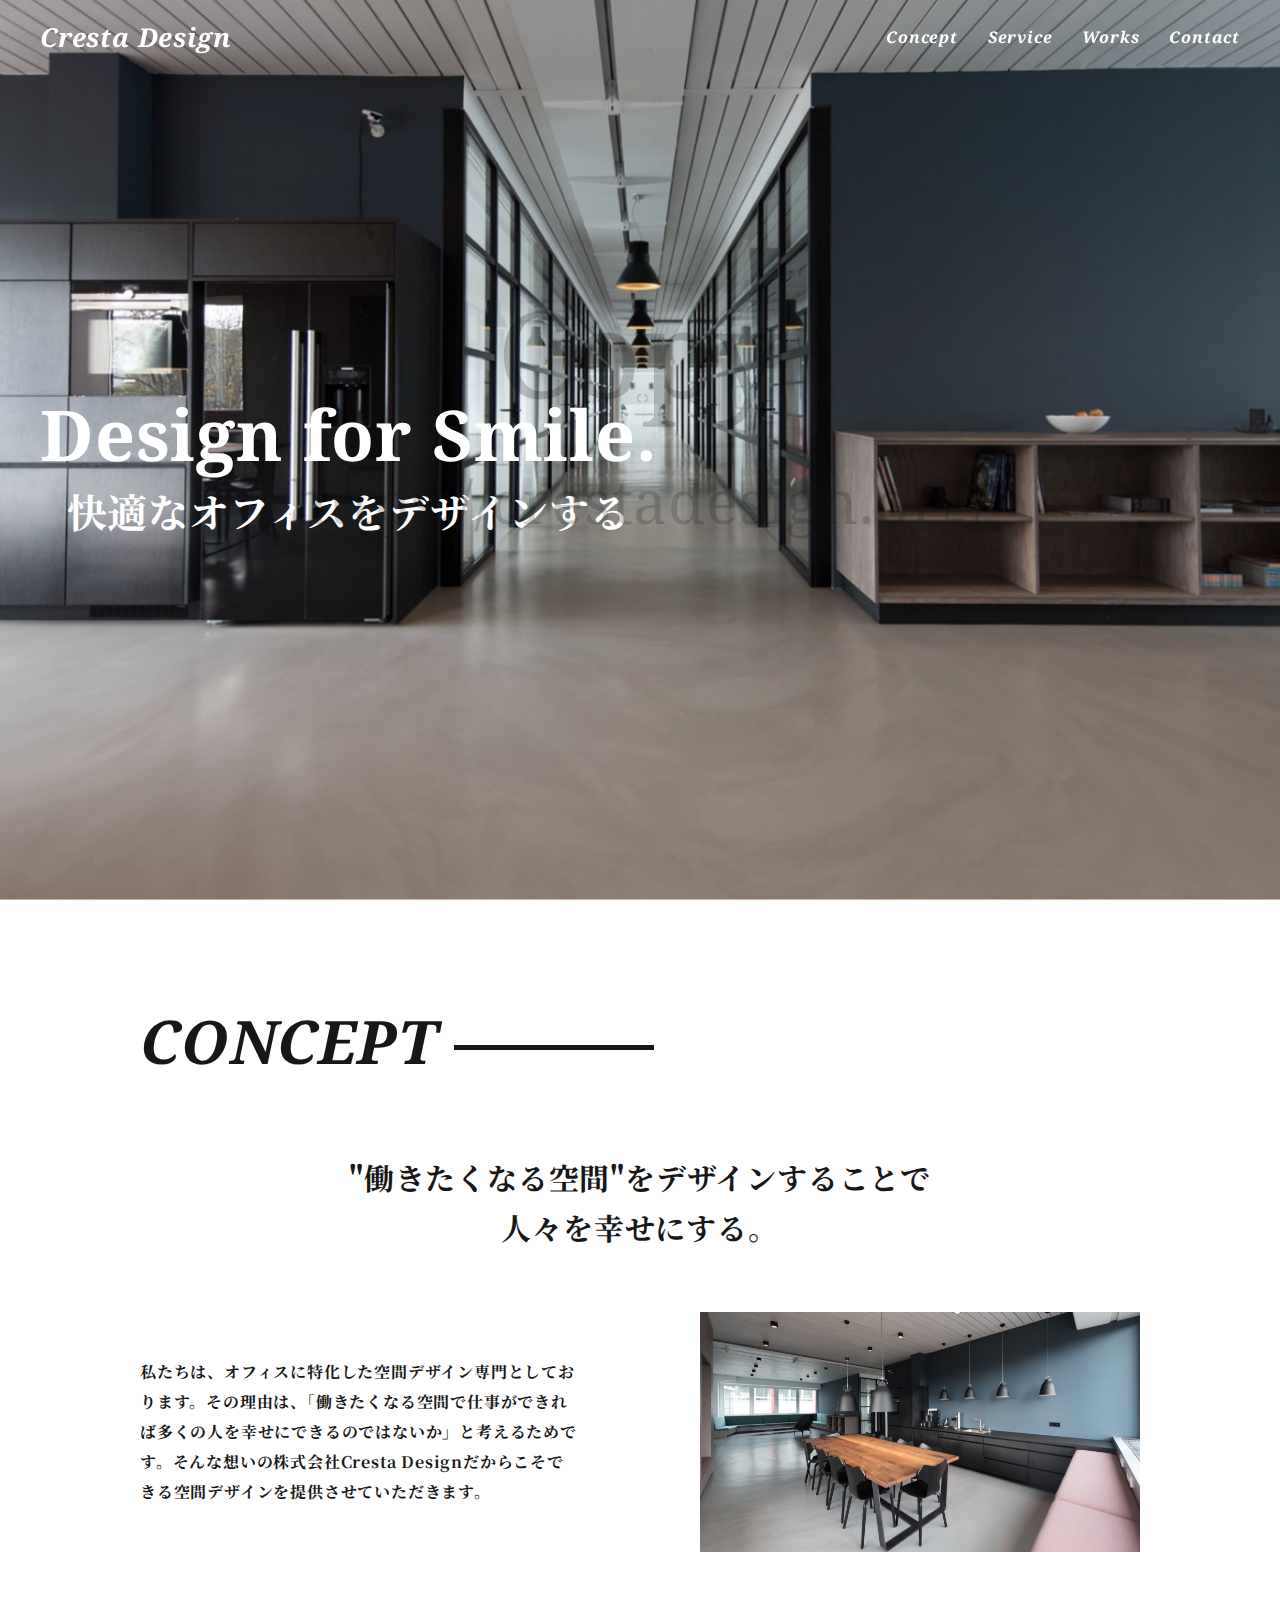
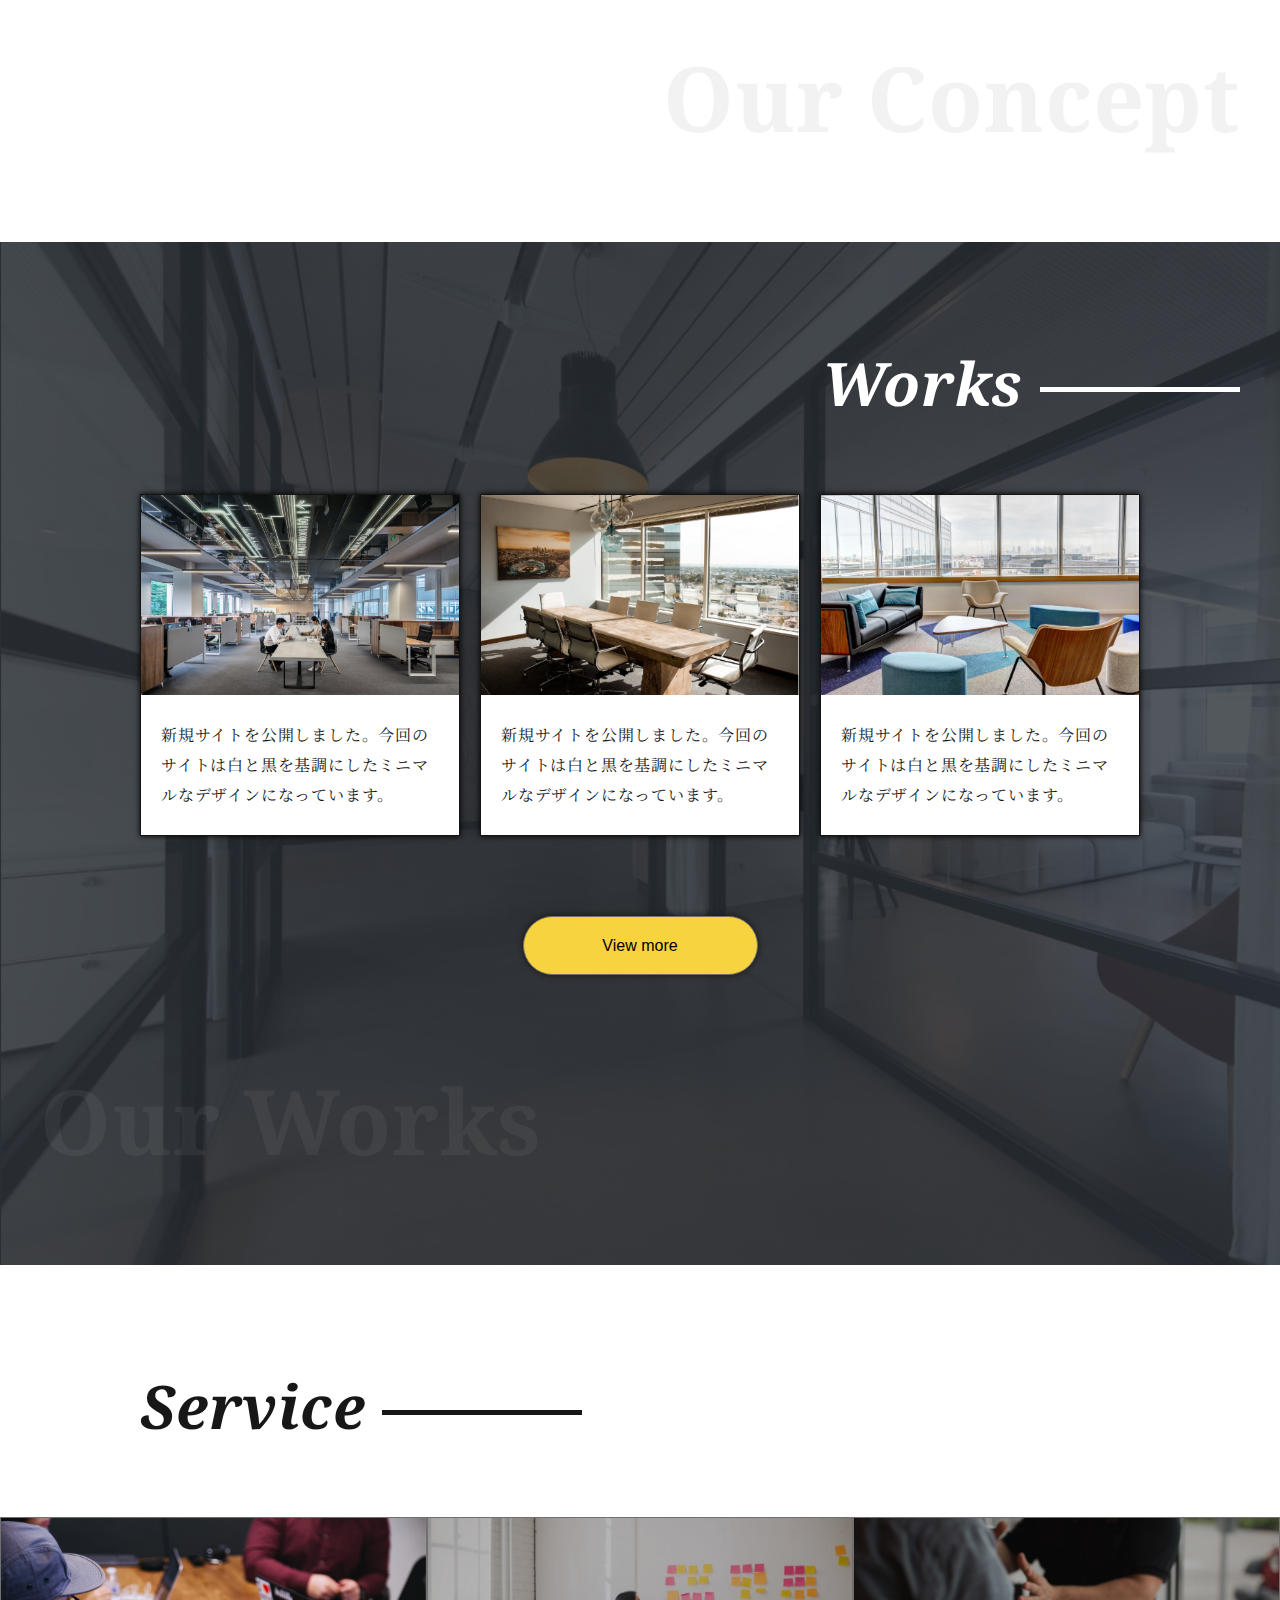
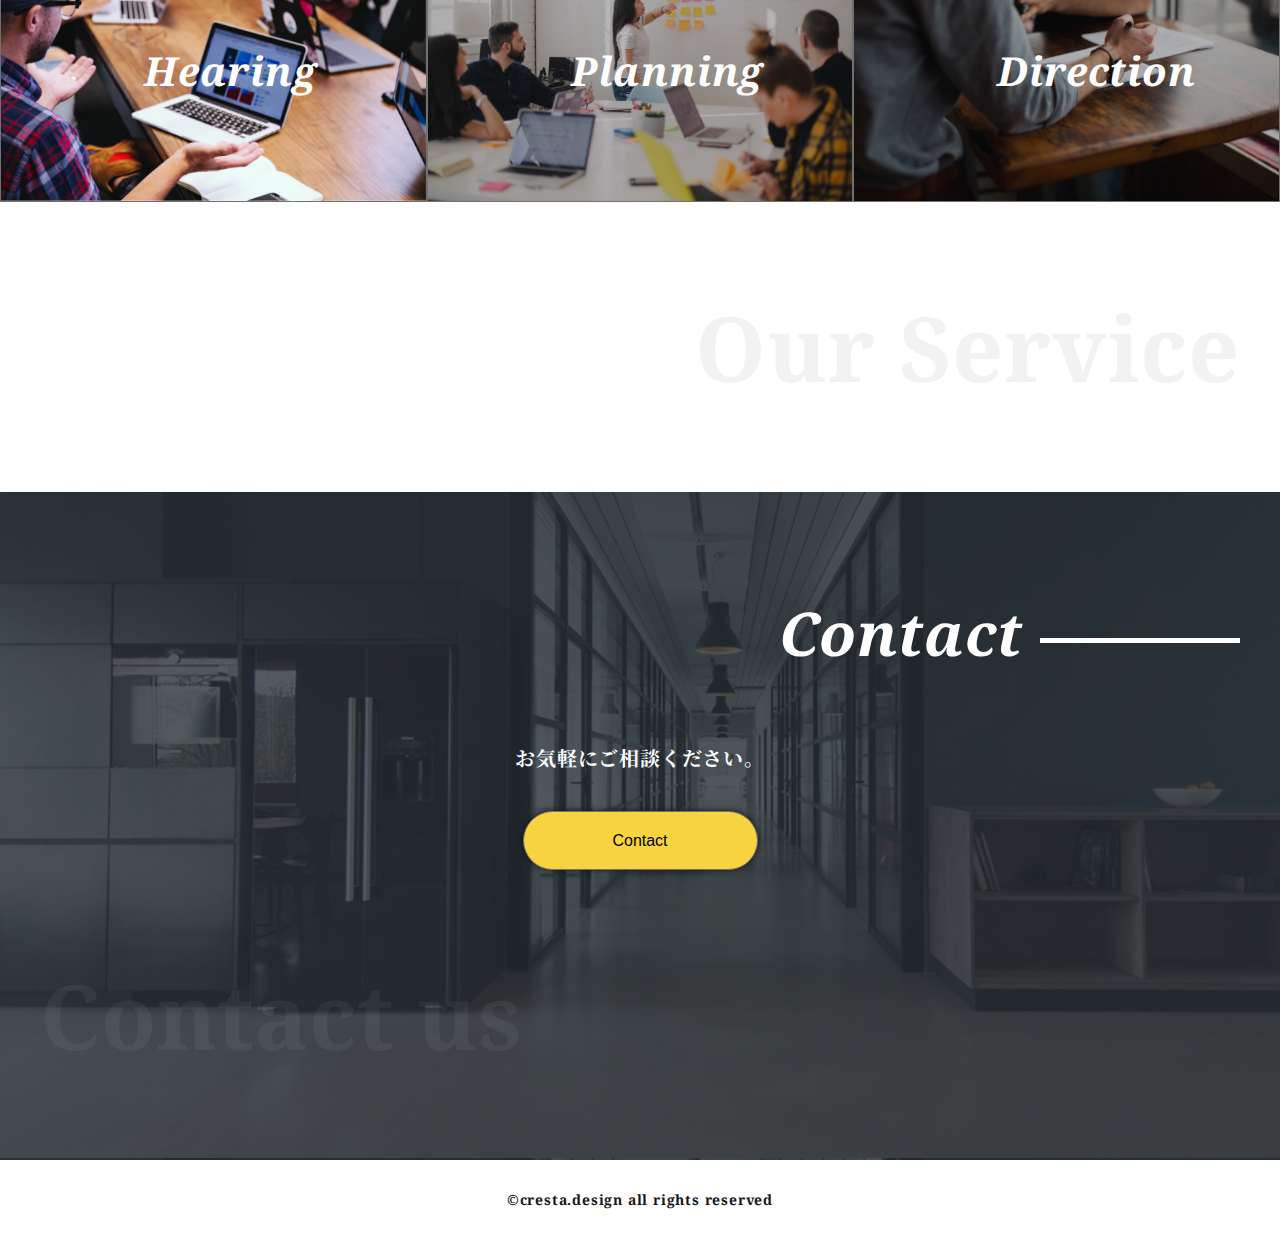
<file: index.html>
<!DOCTYPE html>
<html lang="ja">
<head>
  <meta charset="UTF-8">
  <meta name="viewport" content="width=device-width, initial-scale=1.0">
  <title>Cresta Design</title>
  <link rel="stylesheet" type="text/css" href="http://yui.yahooapis.com/3.18.1/build/cssreset/cssreset-min.css">
  <link rel="preconnect" href="https://fonts.gstatic.com">
  <link
    href="https://fonts.googleapis.com/css2?family=Noto+Serif+JP:wght@200;300;400;500;600;700;900&family=Noto+Serif:ital,wght@0,400;0,700;1,400;1,700&display=swap"
    rel="stylesheet">
  <link rel="stylesheet" href="css/styles.css">
  <link rel="stylesheet" href="css/responsive.css">
  <script src="https://ajax.googleapis.com/ajax/libs/jquery/3.5.1/jquery.min.js"></script>
  <script src="js/BgSwitcher.js"></script>
</head>
<body>

  <div class="copy-check">
    <p class="copy">Copy</p>
    <p class="copyright">https://crestadesign.org/</p>
  </div>

  <header id="header">

    <div class="container flex-between">

      <div class="header-title">
        <a href="./">
          Cresta Design
        </a>
      </div>

      <nav class="header-nav">
        <ul class="nav-list flex-between">
          <li class="nav-item"><a href="#concept">Concept</a></li>
          <li class="nav-item"><a href="#service">Service</a></li>
          <li class="nav-item"><a href="#works">Works</a></li>
          <li class="nav-item"><a href="#contact">Contact</a></li>
        </ul>
      </nav>

      <nav class="header-nav-sp-icon" id="bg-menu">
        <span></span>
        <span></span>
        <span></span>
      </nav>

    </div>
  </header>

  <div class="hb-menu-window" id="window">
    <div class="close-icon" id="close">
      <span></span>
      <span></span>
      <span></span>
    </div>
    <div class="hb-menu-list">
      <a href="#">CONCEPT</a>
      <a href="#">Service</a>
      <a href="#">Works</a>
      <a href="#">Contact</a>
    </div>
  </div>

  <main>

    <section class="first-view-wrapper" id="fv">

      <div class="container">

        <div class="main-copy">

          <p class="en-copy">
            Design for Smile.
          </p>

          <p class="jp-copy">
            快適なオフィスを<br class="brsp">デザインする
          </p>
        </div>
      </div>
    </section>

    <section class="concept-wrapper" id="concept">

      <div class="container">

        <div class="inner-container">

          <h2 class="section-title">
            CONCEPT
          </h2>

          <div class="main-concept">
            "働きたくなる空間"をデザインすることで<br>
            人々を幸せにする。
          </div>

          <div class="concept-content flex-between">

            <div class="concept-text">
              私たちは、オフィスに特化した空間デザイン専門としております。その理由は、「働きたくなる空間で仕事ができれば多くの人を幸せにできるのではないか」と考えるためです。そんな想いの株式会社Cresta
              Designだからこそできる空間デザインを提供させていただきます。
            </div>

            <img src="img/concept-image.png" alt="コンセプトイメージ">
          </div>
        
        </div>

        <div class="section-bottom">
          Our Concept
        </div>
      </div>
    </section>

    <section class="works-wrapper" id="works">

      <div class="container">

        <h2 class="section-title">
          Works
        </h2>

        <div class="inner-container">

          <div class="flex-between">
            
            <div class="works-contents">
              <img src="img/works01.png" alt="">
              <p class="works-desc">
                新規サイトを公開しました。今回のサイトは白と黒を基調にしたミニマルなデザインになっています。
              </p>
            </div>
            
            <div class="works-contents">
              <img src="img/works02.png" alt="">
              <p class="works-desc">
                新規サイトを公開しました。今回のサイトは白と黒を基調にしたミニマルなデザインになっています。
              </p>
            </div>
            
            <div class="works-contents">
              <img src="img/works03.png" alt="">
              <p class="works-desc">
                新規サイトを公開しました。今回のサイトは白と黒を基調にしたミニマルなデザインになっています。
              </p>
            </div>

          </div>
        
          <button class="btn">
            View more
          </button>

        </div>
      
        <div class="section-bottom">
          Our Works
        </div>
      </div>
    </section>

    <section class="service-wrapper" id="service">

      <div class="container">

        <div class="inner-container">

          <h2 class="section-title">
            Service
          </h2>
        </div>

      </div>

      <div class="service-contents flex">

        <div class="service-item">
          <img src="img/service-1.png" alt="">
          <p class="service-name">
            Hearing
          </p>
        </div>

        <div class="service-item">
          <img src="img/service-img02.png" alt="">
          <p class="service-name">
            Planning
          </p>
        </div>
        
        <div class="service-item">
          <img src="img/sevice-img03.png" alt="">
          <p class="service-name">
            Direction
          </p>
        </div>
        
      </div>

      <div class="container">
        
        <div class="section-bottom">
          Our Service
        </div>

      </div>
    </section>

    <section class="contact-wrapper" id="contact">

      <div class="container">

        <h2 class="section-title">
          Contact
        </h2>
      
        <p class="contact-desc">
          お気軽にご相談ください。
        </p>
      
        <a href="contact.html">
          <button class="btn">
            Contact
          </button>
        </a>
        
        <div class="section-bottom">
          Contact us
        </div>
      </div>
    </section>

  </main>
  
  <footer>  
    &copy;cresta.design all rights reserved
  </footer>

  <script type="text/javascript" src="js/main.js"></script>
  
</body>
</html>
</file>
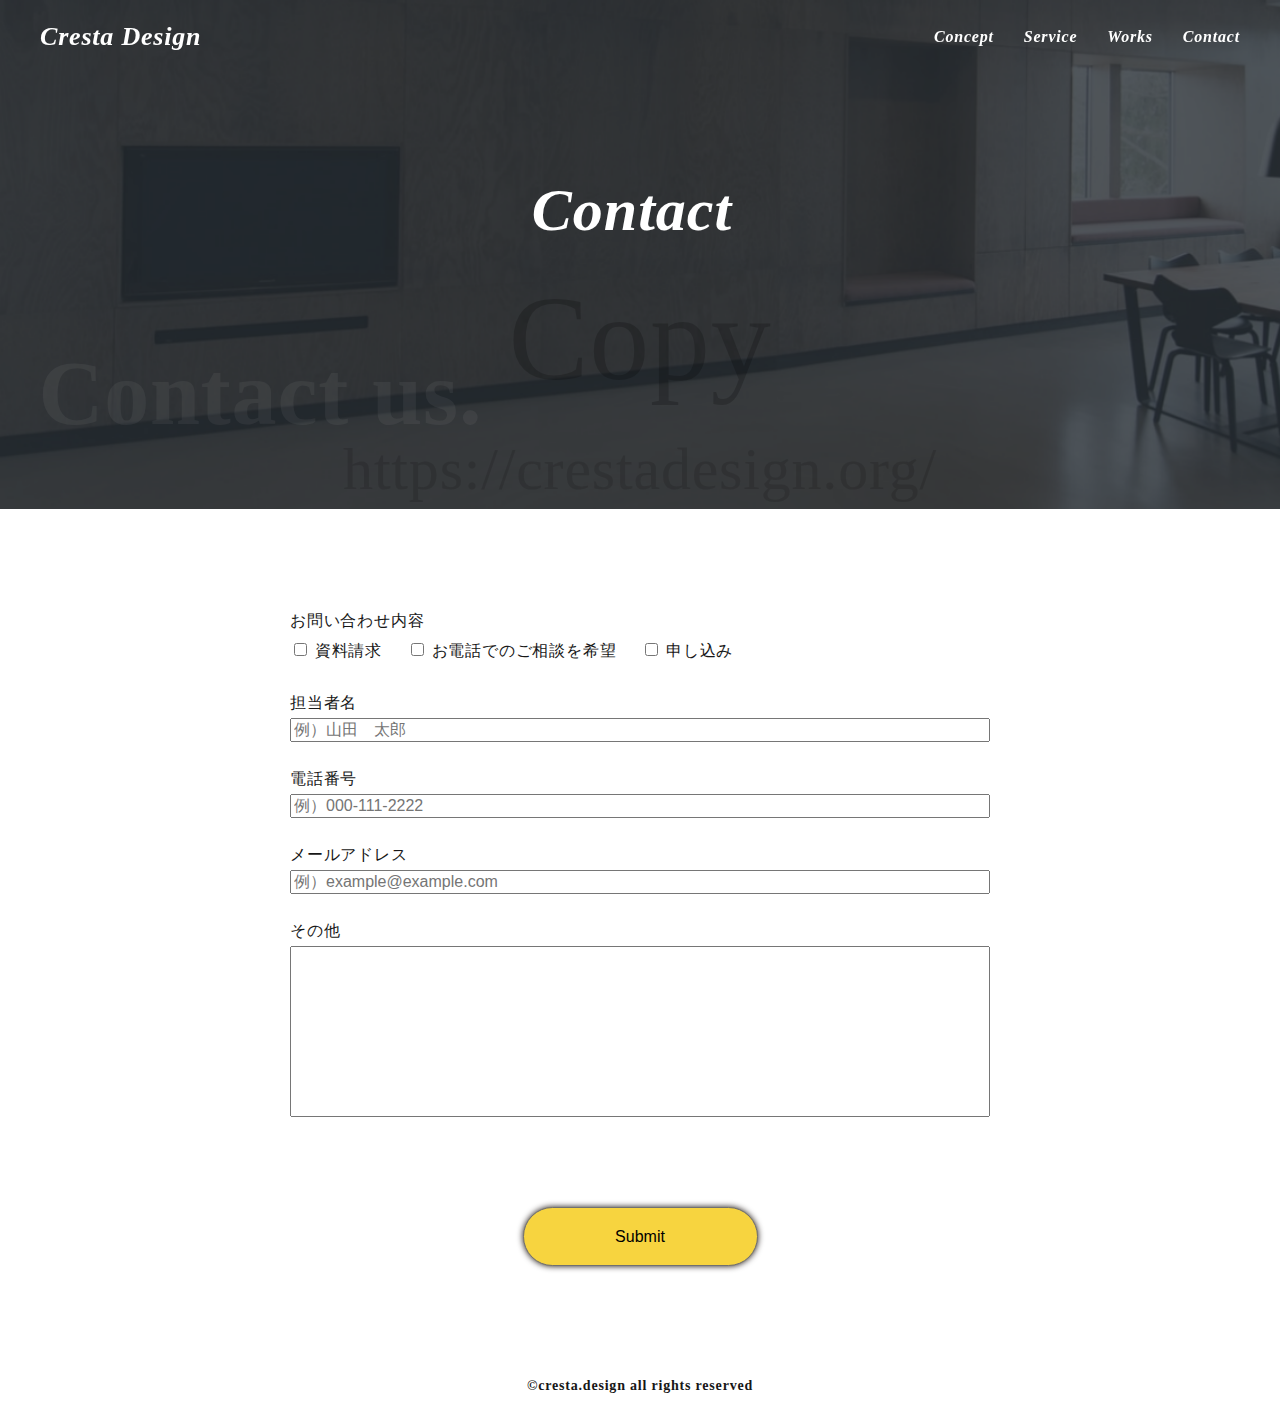
<file: contact.html>
<!DOCTYPE html>
<html lang="ja">
<head>
    <meta charset="UTF-8">
    <meta name="viewport" content="width=device-width, initial-scale=1.0">
    <title>Contact | Cresta Design</title>
    <link rel="stylesheet" type="text/css" href="http://yui.yahooapis.com/3.18.1/build/cssreset/cssreset-min.css">
    <link href=“https://fonts.googleapis.com/css?family=Noto+Serif|Noto+Serif+JP&display=swap” rel=“stylesheet”>
    <link rel="stylesheet" href="css/styles.css">
    <script src="https://ajax.googleapis.com/ajax/libs/jquery/3.5.1/jquery.min.js"></script>
    <script src="js/BgSwitcher.js"></script>
</head>
<body>

    <div class="copy-check">
        <p class="copy">Copy</p>
        <p class="copyright">https://crestadesign.org/</p>
    </div>
    
    <header id="header">
    
        <div class="container flex-between">
    
            <div class="header-title">
                <a href="./">
                    Cresta Design
                </a>
            </div>
    
            <nav class="header-nav">
                <ul class="nav-list flex-between">
                    <li class="nav-item"><a href="index.html#concept">Concept</a></li>
                    <li class="nav-item"><a href="index.html#service">Service</a></li>
                    <li class="nav-item"><a href="index.html#works">Works</a></li>
                    <li class="nav-item"><a href="index.html#contact">Contact</a></li>
                </ul>
            </nav>
    
            <nav class="header-nav-sp-icon">
    
            </nav>
    
        </div>
    </header>

    <main>

        <section class="contact-top" id="ct">

            <h1 class="section-title">
                Contact
            </h1>

            <div class="section-bottom">
                Contact us.
            </div>

        </section>

        <section class="contact-form-wrapper">

            <form action="" method="post">

                <p class="contact-content">
                    お問い合わせ内容
                </p>

                <label for="document">
                    <input type="checkbox" name="document" id="document">
                    資料請求
                </label>

                <label for="phone">
                    <input type="checkbox" name="phone" id="phone">
                    お電話でのご相談を希望
                </label>

                <label for="entry">
                    <input type="checkbox" name="entry" id="entry">
                    申し込み
                </label>

                <p class="contact-content">
                    担当者名
                </p>
                <input type="text" name="name" placeholder="例）山田　太郎" class="block">

                <p class="contact-content">
                    電話番号
                </p>
                <input type="tel" name="telephone" placeholder="例）000-111-2222" class="block">

                <p class="contact-content">
                    メールアドレス
                </p>
                <input type="email" name="email" placeholder="例）example@example.com" class="block">

                <p class="contact-content">
                    その他
                </p>
                <textarea name="other"></textarea>

                <button type="submit" class="btn" id="submit">Submit</button>
            </form>
        </section>
    </main>

    <footer>
        &copy;cresta.design all rights reserved
    </footer>

    <script src="js/main.js"></script>
    
</body>
</html>
</file>
<file: css/styles.css>
@import url(coccostrap.css);
body {
  font-family: 'Noto Serif', 'Noto serif JP', serif;
}

.container {
  max-width: 1200px;
  margin: 0 auto;
}

.inner-container {
  max-width: 1000px;
  margin: 0 auto;
}

section {
  padding: 100px 0 70px;
}

.section-title {
  font-size: 6rem;
  font-weight: bold;
  font-style: italic;
  margin-bottom: 70px;
}

.section-title::after {
  content: "";
  display: inline-block;
  width: 200px;
  height: 5px;
  background-color: currentColor;
  vertical-align: middle;
}

a {
  text-decoration: none;
  color: currentColor;
}

.section-bottom {
  font-size: 9rem;
  font-weight: bold;
  line-height: 150px;
  opacity: 0.05;
  text-align: right;
  margin-top: 70px;
}

main > section:nth-child(even) .container .section-title {
  text-align: right;
  color: white;
}

main > section:nth-child(even) .container .section-bottom {
  text-align: left;
  color: white;
}

.btn {
  display: block;
  width: 235px;
  height: 59px;
  background-color: #f7d43f;
  font-size: 1.6rem;
  line-height: 30px;
  border: 1px solid #707070;
  -webkit-box-shadow: 0 0 6px #1b1310;
          box-shadow: 0 0 6px #1b1310;
  margin: 0 auto;
  border-radius: 30px;
}

.brsp {
  display: none;
}

header {
  position: fixed;
  z-index: 2;
  width: 100%;
  padding: 19px 0;
  color: white;
  -webkit-transition: .3s;
  transition: .3s;
}

header .container .header-title {
  font-size: 2.6rem;
  font-weight: bold;
  font-style: italic;
  line-height: 1.4;
}

header .container .header-nav .nav-list .nav-item {
  font-size: 1.6rem;
  font-weight: bold;
  font-style: italic;
  line-height: 1.375;
  margin-left: 30px;
}

.header-nav-sp-icon,
.close-icon {
  display: none;
  position: relative;
  width: 30px;
  height: 20px;
  cursor: pointer;
}

.header-nav-sp-icon span,
.close-icon span {
  display: inline-block;
  -webkit-transition: all .3s;
  transition: all .3s;
  position: absolute;
  left: 0;
  width: 100%;
  height: 2px;
  background-color: #ffffff;
  border-radius: 2px;
}

.header-nav-sp-icon span:nth-of-type(1),
.close-icon span:nth-of-type(1) {
  top: 0;
}

.header-nav-sp-icon span:nth-of-type(2),
.close-icon span:nth-of-type(2) {
  top: 9px;
}

.header-nav-sp-icon span:nth-of-type(3),
.close-icon span:nth-of-type(3) {
  bottom: 0;
}

.header-nav-sp-icon.active span:nth-of-type(1),
.close-icon.active span:nth-of-type(1) {
  -webkit-transform: translateY(9px) rotate(-45deg);
          transform: translateY(9px) rotate(-45deg);
}

.header-nav-sp-icon.active span:nth-of-type(2),
.close-icon.active span:nth-of-type(2) {
  opacity: 0;
}

.header-nav-sp-icon.active span:nth-of-type(3),
.close-icon.active span:nth-of-type(3) {
  -webkit-transform: translateY(-9px) rotate(45deg);
          transform: translateY(-9px) rotate(45deg);
}

.close-icon {
  margin-left: auto;
  margin-right: 20px;
  margin-top: 22px;
}

.hb-menu-window {
  display: none;
  position: fixed;
  z-index: 100;
  width: 100%;
  height: 100%;
  background-color: #282f35;
  color: white;
}

.hb-menu-window .hb-menu-list {
  text-align: center;
  position: relative;
  top: 317px;
}

.hb-menu-window a {
  font-family: 'Noto serif';
  font-size: 1.6rem;
  font-weight: bold;
  font-style: italic;
  line-height: 22px;
  display: block;
  margin-bottom: 30px;
}

.fv-after {
  background-color: #282f35;
  -webkit-transition: .5s;
  transition: .5s;
}

main .first-view-wrapper {
  width: 100%;
  height: 100vh;
  background-image: url(../img/fv-1.png);
  background-size: cover;
  background-position: bottom;
  color: white;
  padding: 0;
}

main .first-view-wrapper .container {
  position: relative;
}

main .first-view-wrapper .container .main-copy {
  position: absolute;
  top: 409px;
}

main .first-view-wrapper .container .main-copy .en-copy {
  font-size: 7rem;
  font-weight: bold;
  margin-bottom: 23px;
  line-height: 50px;
}

main .first-view-wrapper .container .main-copy .jp-copy {
  font-family: 'Noto serif JP';
  font-size: 4rem;
  font-weight: bold;
  text-align: center;
}

main .concept-wrapper .container .inner-container .main-concept {
  font-family: 'Noto serif JP';
  font-size: 3rem;
  text-align: center;
  font-weight: bold;
  line-height: 50px;
  margin-bottom: 60px;
}

main .concept-wrapper .container .inner-container .concept-content .concept-text {
  font-family: 'Noto serif JP';
  max-width: 440px;
  font-size: 1.6rem;
  font-weight: bold;
  line-height: 30px;
}

main .concept-wrapper .container .inner-container .concept-content img {
  max-width: 440px;
  margin-left: 20px;
}

main .works-wrapper {
  background-image: url(../img/works-bgi.png);
  background-size: cover;
}

main .works-wrapper .container .inner-container .works-contents {
  max-width: 320px;
  -webkit-box-shadow: 0 0 6px black;
          box-shadow: 0 0 6px black;
  border: 1px solid #141414;
  background-color: #fff;
  margin-bottom: 80px;
}

main .works-wrapper .container .inner-container .works-contents img {
  height: 200px;
  -o-object-fit: cover;
     object-fit: cover;
}

main .works-wrapper .container .inner-container .works-contents .works-desc {
  font-family: 'Noto serif JP';
  font-size: 1.6rem;
  font-weight: normal;
  line-height: 30px;
  padding: 25px 20px;
}

main .service-wrapper .service-contents .service-item {
  width: 100%;
  max-width: calc(100% / 3);
  border: 1px solid #707070;
  position: relative;
}

main .service-wrapper .service-contents .service-item img {
  max-height: 320px;
  -o-object-fit: cover;
     object-fit: cover;
  -webkit-transition: .3s;
  transition: .3s;
}

main .service-wrapper .service-contents .service-item img:hover {
  -webkit-filter: brightness(30%);
  -webkit-transition: .3s;
  transition: .3s;
}

main .service-wrapper .service-contents .service-item .service-name {
  font-size: 4rem;
  line-height: 50px;
  font-weight: bold;
  font-style: italic;
  color: white;
  position: absolute;
  top: 45%;
  left: 33.7%;
  pointer-events: none;
}

main .contact-wrapper {
  background-image: url(../img/contact-bgi.png);
}

main .contact-wrapper .container .contact-desc {
  font-family: 'Noto serif JP';
  color: white;
  font-size: 2rem;
  font-weight: bold;
  line-height: 27px;
  text-align: center;
  margin-bottom: 40px;
}

footer {
  height: 79px;
  text-align: center;
  line-height: 79px;
  font-size: 1.4rem;
  font-weight: bold;
}

.copy-check {
  opacity: 0.2;
  height: 100%;
  width: 100%;
  position: fixed;
  z-index: 10;
  pointer-events: none;
}

.copy-check .copy {
  font-size: 12rem;
  text-align: center;
  position: relative;
  top: 30%;
  color: #000;
}

.copy-check .copyright {
  font-size: 6rem;
  text-align: center;
  position: relative;
  top: 33%;
}

.contact-top {
  background-image: url(../img/contact-page-bgi.png);
  background-size: cover;
  padding: 0;
}

.contact-top .section-title {
  font-size: 6rem;
  line-height: 48px;
  letter-spacing: 1px;
  color: white;
  text-align: center;
  padding-top: 186px;
  padding-bottom: 15px;
}

.contact-top .section-title::after {
  width: 0;
}

.contact-top .section-bottom {
  font-size: 9rem;
  line-height: 150px;
  opacity: 0.05;
  color: white;
  text-align-last: left;
  font-family: 'Noto serif JP';
  margin-left: 3%;
  padding-bottom: 40px;
}

.contact-form-wrapper {
  padding: 97px 0 80px;
  width: 100%;
  max-width: 700px;
  margin: 0 auto;
}

.contact-form-wrapper form {
  font-family: 'Noto serif';
  font-size: 1.6rem;
  line-height: 30px;
}

.contact-form-wrapper form .contact-content {
  margin-top: 22px;
}

.contact-form-wrapper form .contact-content:first-child {
  margin-top: 0;
}

.contact-form-wrapper form label {
  margin-right: 20px;
}

.contact-form-wrapper form .block {
  display: block;
  width: 100%;
  font-size: 1.6rem;
}

.contact-form-wrapper form textarea {
  width: 100%;
  height: 171px;
  resize: none;
}

.contact-form-wrapper form .btn {
  margin-top: 80px;
}
/*# sourceMappingURL=styles.css.map */
</file>
<file: css/responsive.css>
@media (max-width: 1200px) {
  header .container {
    padding: 0 20px;
  }
}

@media (max-width: 900px) {
  section {
    padding-bottom: 40px;
  }
  .section-title {
    font-size: 3rem;
    margin-left: 15px;
  }
  .section-title::after {
    width: 90px;
    margin-left: 31px;
    margin-right: 15px;
  }
  .section-bottom {
    font-size: 4rem;
    line-height: 67px;
    margin-top: 40px;
  }
  header {
    padding: 15px 0;
  }
  header .container {
    padding: 0 20px;
  }
  header .container .header-nav .nav-list .nav-item {
    margin-left: 0;
    margin-right: 15px;
  }
  main .first-view-wrapper .container .main-copy {
    position: static;
    padding-top: 320px;
    text-align: center;
  }
  main .first-view-wrapper .container .main-copy .en-copy {
    font-size: 3.7rem;
  }
  main .first-view-wrapper .container .main-copy .jp-copy {
    font-size: 3rem;
  }
  main .concept-wrapper .container .inner-container .flex-between {
    display: block;
  }
  main .concept-wrapper .container .inner-container .concept-content {
    text-align: center;
  }
  main .concept-wrapper .container .inner-container .concept-content .concept-text {
    max-width: none;
    padding: 0 15px;
    margin: 0 auto;
    font-size: 1.6rem;
    line-height: 30px;
    margin-bottom: 30px;
  }
}

@media (max-width: 600px) {
  header .container .header-nav {
    display: none;
  }
  header .container .header-nav-sp-icon {
    display: block;
    color: white;
  }
  main .first-view-wrapper .container .main-copy .en-copy {
    font-size: 3.7rem;
    margin-bottom: 53px;
  }
  main .first-view-wrapper .container .main-copy .jp-copy {
    font-size: 3rem;
  }
  main .first-view-wrapper .container .main-copy .jp-copy .brsp {
    display: block;
  }
}
/*# sourceMappingURL=responsive.css.map */
</file>
